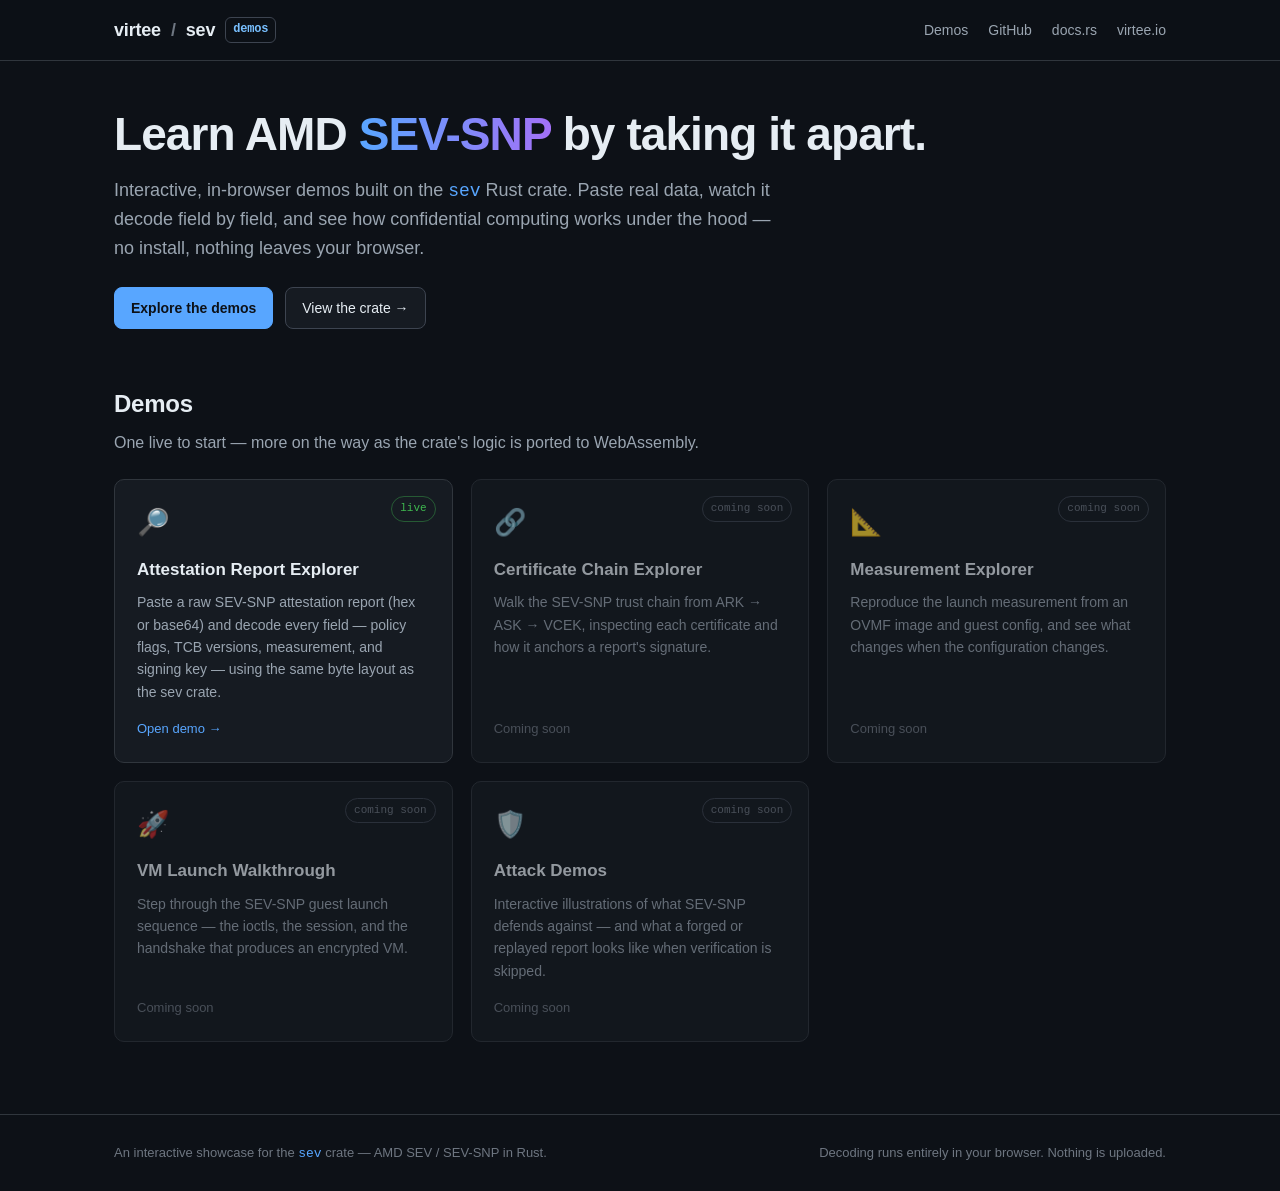
<file: index.html>
<!DOCTYPE html>
<html lang="en">
<head>
  <meta charset="utf-8" />
  <meta name="viewport" content="width=device-width, initial-scale=1" />
  <title>virtee/sev — Interactive Demos</title>
  <meta name="description" content="Interactive, in-browser demos for the AMD SEV / SEV-SNP sev crate: attestation report explorer and more." />
  <link rel="stylesheet" href="assets/css/site.css" />
</head>
<body>
  <main class="site-main">
    <section class="hero">
      <h1>Learn AMD <span class="grad">SEV-SNP</span> by taking it apart.</h1>
      <p class="lead">
        Interactive, in-browser demos built on the
        <a href="https://github.com/virtee/sev"><code>sev</code></a> Rust crate.
        Paste real data, watch it decode field by field, and see how confidential
        computing works under the hood — no install, nothing leaves your browser.
      </p>
      <div class="cta">
        <a class="btn primary" href="#demos">Explore the demos</a>
        <a class="btn" href="https://github.com/virtee/sev">View the crate →</a>
      </div>
    </section>

    <section id="demos">
      <div class="section-head">
        <h2>Demos</h2>
        <p>One live to start — more on the way as the crate's logic is ported to WebAssembly.</p>
      </div>
      <div class="demo-grid" id="demo-grid"><!-- rendered from demos.js --></div>
    </section>
  </main>

  <script type="module">
    import { DEMOS } from "./assets/js/demos.js";
    import { mountChrome } from "./assets/js/layout.js";

    mountChrome({ base: "" });

    const grid = document.getElementById("demo-grid");
    grid.innerHTML = DEMOS.map((d) => {
      const live = d.status === "live";
      const tag = live ? "live" : "coming soon";
      const link = live
        ? `<a class="card-link" href="${d.href}">Open demo →</a>`
        : `<span class="card-link" style="color:var(--text-mut)">Coming soon</span>`;
      return `
        <article class="demo-card ${live ? "live" : "soon"}">
          <span class="tag">${tag}</span>
          <div class="icon">${d.icon}</div>
          <h3>${d.title}</h3>
          <p>${d.blurb}</p>
          ${link}
        </article>`;
    }).join("");
  </script>
</body>
</html>
</file>
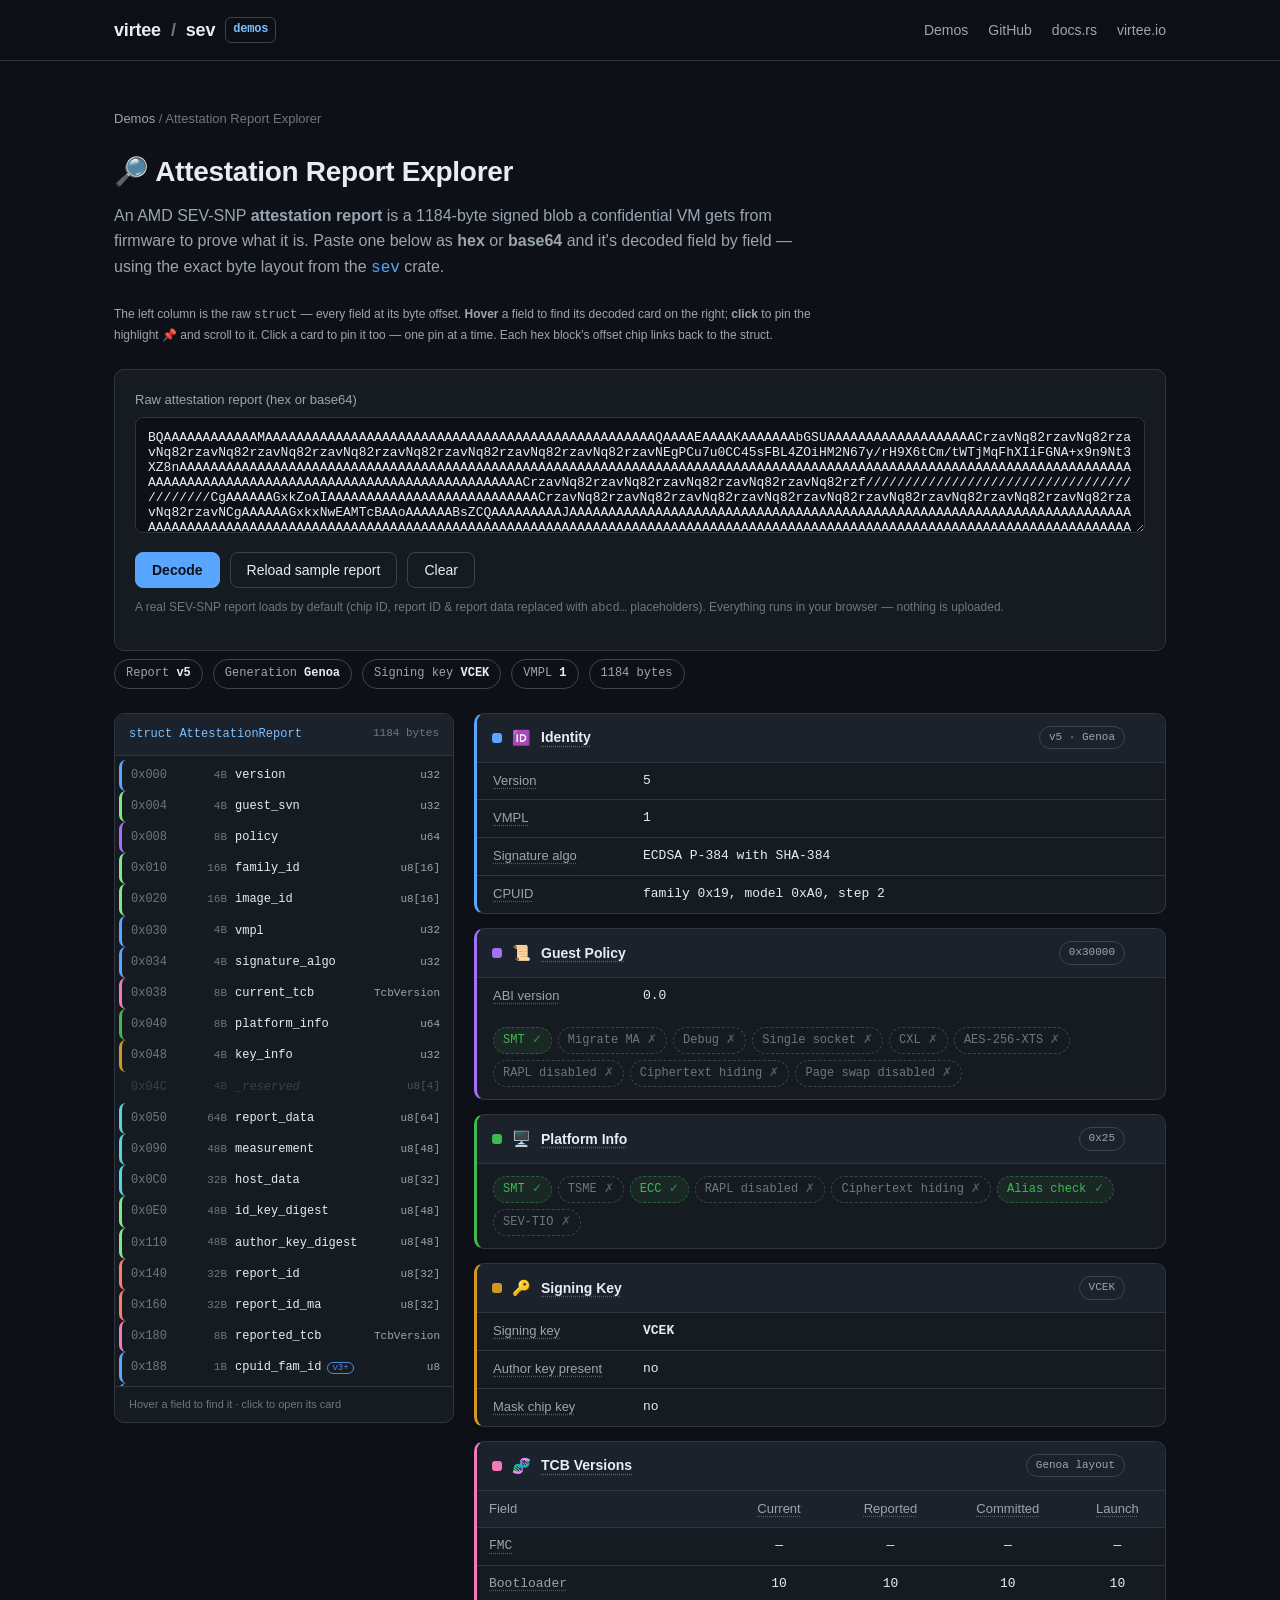
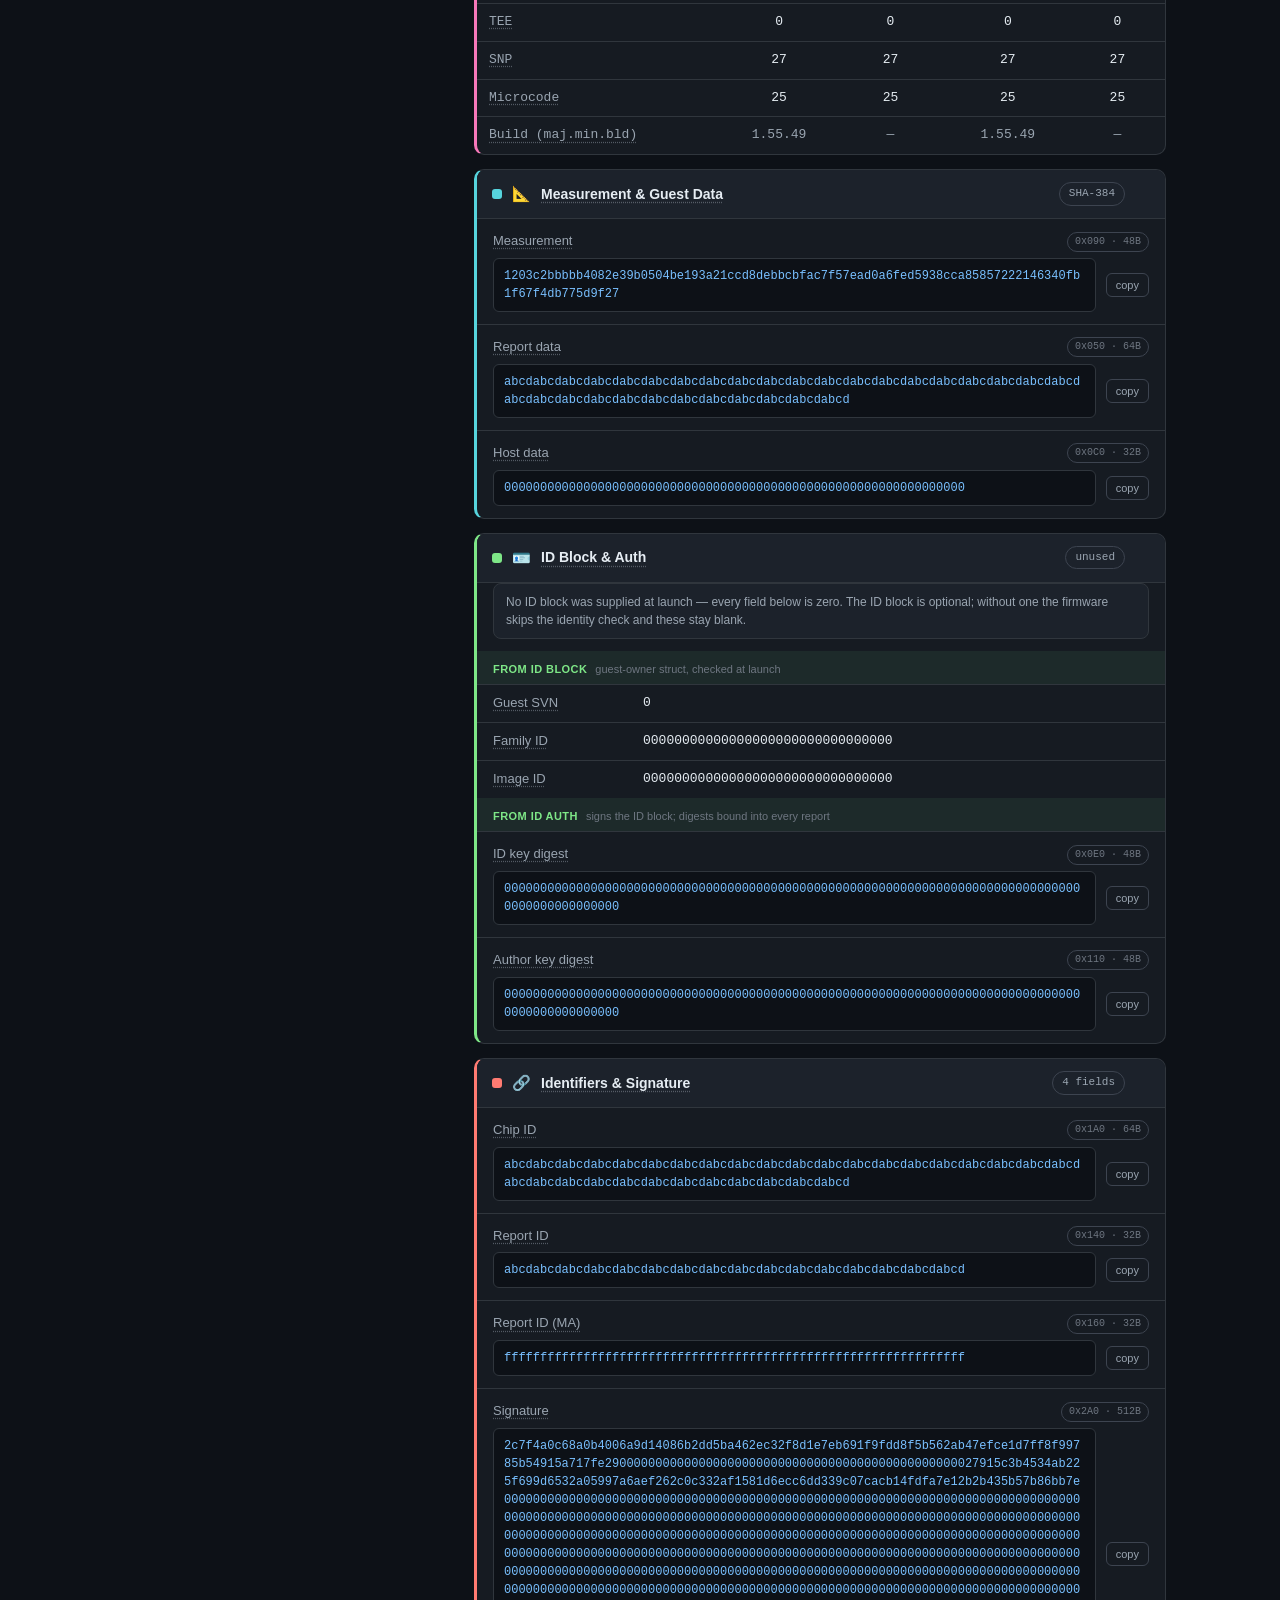
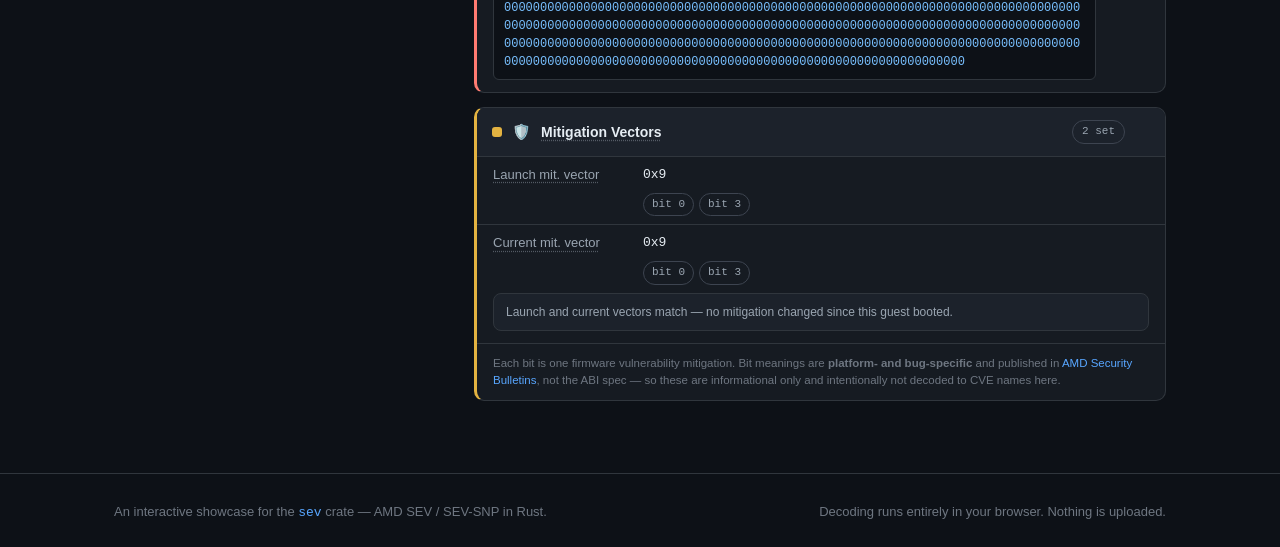
<file: demos/attestation-explorer/index.html>
<!DOCTYPE html>
<html lang="en">
<head>
  <meta charset="utf-8" />
  <meta name="viewport" content="width=device-width, initial-scale=1" />
  <title>Attestation Report Explorer — virtee/sev</title>
  <meta name="description" content="Decode a raw AMD SEV-SNP attestation report in your browser — policy, TCB, measurement, and signing key." />
  <link rel="stylesheet" href="../../assets/css/site.css" />
  <link rel="stylesheet" href="./explorer.css" />
</head>
<body>
  <main class="site-main">
    <div class="crumb"><a href="../../index.html">Demos</a> / Attestation Report Explorer</div>

    <div class="explorer-head">
      <h1>🔎 Attestation Report Explorer</h1>
      <p>
        An AMD SEV-SNP <strong>attestation report</strong> is a 1184-byte signed blob a
        confidential VM gets from firmware to prove what it is. Paste one below as
        <strong>hex</strong> or <strong>base64</strong> and it's decoded field by field —
        using the exact byte layout from the
        <a href="https://github.com/virtee/sev"><code>sev</code></a> crate.
      </p>
      <p class="hint" style="max-width:720px">
        The left column is the raw <code>struct</code> — every field at its byte offset.
        <strong>Hover</strong> a field to find its decoded card on the right;
        <strong>click</strong> to pin the highlight 📌 and scroll to it. Click a card to pin it too
        — one pin at a time. Each hex block's offset chip links back to the struct.
      </p>
    </div>

    <section class="panel">
      <label class="field-label" for="report-input">Raw attestation report (hex or base64)</label>
      <textarea id="report-input" rows="6" placeholder="Paste a report as hex (0x… or bare) or base64 — or load the sample."></textarea>
      <div class="toolbar">
        <button class="btn primary" id="parse-btn">Decode</button>
        <button class="btn" id="sample-btn">Reload sample report</button>
        <button class="btn" id="clear-btn">Clear</button>
        <span class="hint">A real SEV-SNP report loads by default (chip ID, report ID &amp; report data replaced with <code>abcd…</code> placeholders). Everything runs in your browser — nothing is uploaded.</span>
      </div>
      <div id="error" class="err" style="margin-top:12px"></div>
    </section>

    <div id="output"></div>
  </main>

  <script type="module" src="./explorer.js"></script>
</body>
</html>
</file>
<file: assets/css/site.css>
/* ===========================================================================
   virtee/sev interactive demos — shared stylesheet
   One design system for the landing page and every demo. Demos should only
   need demo-specific tweaks on top of this.
   =========================================================================== */

:root {
  /* palette */
  --bg:        #0d1117;
  --bg-elev:   #161b22;
  --bg-elev-2: #1c222b;
  --border:    #30363d;
  --border-hi: #3d4450;
  --text:      #e6edf3;
  --text-dim:  #9aa5b1;
  --text-mut:  #6e7681;
  --accent:    #58a6ff;
  --accent-2:  #79c0ff;
  --good:      #3fb950;
  --warn:      #d29922;
  --bad:       #f85149;
  --mono: ui-monospace, "SF Mono", "JetBrains Mono", "Fira Code", Menlo, Consolas, monospace;
  --sans: -apple-system, BlinkMacSystemFont, "Segoe UI", Roboto, Helvetica, Arial, sans-serif;
  --radius: 10px;
  --maxw: 1100px;
}

* { box-sizing: border-box; }

html { scroll-behavior: smooth; }

body {
  margin: 0;
  background: var(--bg);
  color: var(--text);
  font-family: var(--sans);
  line-height: 1.6;
  -webkit-font-smoothing: antialiased;
}

a { color: var(--accent); text-decoration: none; }
a:hover { text-decoration: underline; }

code, pre, .mono { font-family: var(--mono); }

/* ---- layout shell ---- */
.site-header {
  border-bottom: 1px solid var(--border);
  background: rgba(13, 17, 23, 0.85);
  backdrop-filter: blur(8px);
  position: sticky;
  top: 0;
  z-index: 10;
}
.site-header .inner,
.site-main,
.site-footer .inner {
  max-width: var(--maxw);
  margin: 0 auto;
  padding: 0 24px;
}
.site-header .inner {
  display: flex;
  align-items: center;
  gap: 18px;
  height: 60px;
}
.brand {
  font-weight: 700;
  font-size: 18px;
  color: var(--text);
  letter-spacing: -0.01em;
  display: flex;
  align-items: center;
  gap: 10px;
}
.brand .chip {
  font-family: var(--mono);
  font-size: 12px;
  color: var(--accent-2);
  border: 1px solid var(--border-hi);
  border-radius: 6px;
  padding: 2px 7px;
}
.site-header nav { margin-left: auto; display: flex; gap: 20px; font-size: 14px; }
.site-header nav a { color: var(--text-dim); }
.site-header nav a:hover { color: var(--text); text-decoration: none; }

.site-main { padding-top: 48px; padding-bottom: 72px; }

.site-footer {
  border-top: 1px solid var(--border);
  color: var(--text-mut);
  font-size: 13px;
  padding: 28px 0;
}
.site-footer .inner { display: flex; flex-wrap: wrap; gap: 16px; justify-content: space-between; }

/* ---- hero ---- */
.hero { margin-bottom: 56px; }
.hero h1 {
  font-size: clamp(32px, 5vw, 46px);
  line-height: 1.1;
  letter-spacing: -0.02em;
  margin: 0 0 16px;
}
.hero h1 .grad {
  background: linear-gradient(92deg, var(--accent) 0%, #a371f7 100%);
  -webkit-background-clip: text;
  background-clip: text;
  color: transparent;
}
.hero p.lead {
  font-size: 18px;
  color: var(--text-dim);
  max-width: 680px;
  margin: 0 0 24px;
}
.hero .cta { display: flex; gap: 12px; flex-wrap: wrap; }

/* ---- buttons ---- */
.btn {
  display: inline-flex;
  align-items: center;
  gap: 8px;
  font-family: var(--sans);
  font-size: 14px;
  font-weight: 500;
  padding: 9px 16px;
  border-radius: 8px;
  border: 1px solid var(--border-hi);
  background: var(--bg-elev);
  color: var(--text);
  cursor: pointer;
  transition: border-color .15s, background .15s;
}
.btn:hover { border-color: var(--accent); text-decoration: none; }
.btn.primary { background: var(--accent); border-color: var(--accent); color: #0d1117; font-weight: 600; }
.btn.primary:hover { background: var(--accent-2); }

/* ---- section heading ---- */
.section-head { margin: 0 0 24px; }
.section-head h2 { font-size: 24px; margin: 0 0 6px; letter-spacing: -0.01em; }
.section-head p { color: var(--text-dim); margin: 0; }

/* ---- demo card grid ---- */
.demo-grid {
  display: grid;
  grid-template-columns: repeat(auto-fill, minmax(300px, 1fr));
  gap: 18px;
}
.demo-card {
  position: relative;
  display: flex;
  flex-direction: column;
  border: 1px solid var(--border);
  border-radius: var(--radius);
  background: var(--bg-elev);
  padding: 22px;
  transition: border-color .15s, transform .15s;
}
.demo-card.live:hover { border-color: var(--accent); transform: translateY(-2px); }
.demo-card.live { cursor: pointer; }
.demo-card.soon { opacity: 0.62; }
.demo-card .icon { font-size: 26px; margin-bottom: 12px; }
.demo-card h3 { margin: 0 0 8px; font-size: 17px; }
.demo-card p { margin: 0 0 16px; color: var(--text-dim); font-size: 14px; flex: 1; }
.demo-card .tag {
  position: absolute; top: 16px; right: 16px;
  font-size: 11px; font-family: var(--mono);
  padding: 3px 8px; border-radius: 20px;
  border: 1px solid var(--border-hi); color: var(--text-mut);
}
.demo-card.live .tag  { color: var(--good); border-color: rgba(63,185,80,.4); }
.demo-card .card-link { font-size: 13px; color: var(--accent); font-weight: 500; }
.demo-card a::after { content: ""; position: absolute; inset: 0; }

/* ---- generic panels used inside demos ---- */
.panel {
  border: 1px solid var(--border);
  border-radius: var(--radius);
  background: var(--bg-elev);
  padding: 20px;
}
.panel + .panel { margin-top: 18px; }

label.field-label { display: block; font-size: 13px; color: var(--text-dim); margin-bottom: 6px; }

textarea, input[type=text] {
  width: 100%;
  background: var(--bg);
  border: 1px solid var(--border);
  border-radius: 8px;
  color: var(--text);
  font-family: var(--mono);
  font-size: 13px;
  padding: 12px;
  resize: vertical;
}
textarea:focus, input:focus { outline: none; border-color: var(--accent); }

.toolbar { display: flex; gap: 10px; flex-wrap: wrap; margin-top: 12px; align-items: center; }

.hint { font-size: 12px; color: var(--text-mut); }
.err  { color: var(--bad); font-size: 13px; font-family: var(--mono); }

/* breadcrumb for demo pages */
.crumb { font-size: 13px; color: var(--text-mut); margin-bottom: 20px; }
.crumb a { color: var(--text-dim); }
</file>
<file: demos/attestation-explorer/explorer.css>
/* Attestation explorer — demo-specific styling on top of site.css */

.explorer-head h1 { font-size: 28px; margin: 0 0 8px; letter-spacing: -0.01em; }
.explorer-head p { color: var(--text-dim); margin: 0 0 24px; max-width: 720px; }

/* ---- per-group color key (shared by struct map + cards) ------------------ */
[data-group="identity"]   { --g: #58a6ff; }
[data-group="policy"]     { --g: #a371f7; }
[data-group="platform"]   { --g: #3fb950; }
[data-group="key"]        { --g: #d29922; }
[data-group="tcb"]        { --g: #f778ba; }
[data-group="data"]       { --g: #56d4dd; }
[data-group="idblock"]    { --g: #7ee787; }
[data-group="ids"]        { --g: #ff7b72; }
[data-group="mitigation"] { --g: #e3b341; }

/* ===========================================================================
   Two-pane dissection: struct map (left) linked to decoded cards (right)
   =========================================================================== */
.dissect {
  display: grid;
  grid-template-columns: 340px 1fr;
  gap: 20px;
  margin-top: 24px;
  align-items: start;
}
@media (max-width: 860px) {
  .dissect { grid-template-columns: 1fr; }
  .struct-map { position: static !important; }
}

/* ---- left: struct map ---- */
.struct-map {
  position: sticky;
  top: 76px;
  border: 1px solid var(--border);
  border-radius: var(--radius);
  background: var(--bg-elev);
  overflow: hidden;
}
.struct-head {
  display: flex; justify-content: space-between; align-items: center;
  padding: 11px 14px; border-bottom: 1px solid var(--border);
  background: var(--bg-elev-2);
}
.struct-head code { font-size: 12px; color: var(--accent-2); }
.struct-head span { font-size: 11px; color: var(--text-mut); font-family: var(--mono); }

.struct-rows { list-style: none; margin: 0; padding: 4px; max-height: 70vh; overflow-y: auto; }
.srow {
  display: grid;
  grid-template-columns: 54px 34px 1fr auto;
  align-items: center;
  gap: 8px;
  padding: 6px 9px;
  border-radius: 7px;
  border-left: 3px solid transparent;
  font-size: 12px;
  cursor: default;
  transition: background .12s, border-color .12s;
}
.srow[data-group] { cursor: pointer; border-left-color: var(--g); }
.srow .off  { font-family: var(--mono); color: var(--text-mut); }
.srow .sz   { font-family: var(--mono); color: var(--text-mut); text-align: right; font-size: 11px; }
.srow .fname{ font-family: var(--mono); color: var(--text); white-space: nowrap; overflow: hidden; text-overflow: ellipsis; }
.srow .ftype{ font-family: var(--mono); color: var(--text-dim); font-size: 11px; }
.srow .vtag {
  margin-left: 6px; font-size: 9px; color: var(--g);
  border: 1px solid var(--g); border-radius: 10px; padding: 0 4px; opacity: .8;
}
.srow.reserved { opacity: .4; }
.srow.reserved .fname { color: var(--text-mut); font-style: italic; }
.srow[data-group]:hover,
.srow.hl {
  background: color-mix(in srgb, var(--g) 16%, transparent);
  border-left-color: var(--g);
}
.srow.pinned {
  background: color-mix(in srgb, var(--g) 28%, transparent);
  border-left-color: var(--g);
  box-shadow: inset 0 0 0 1px color-mix(in srgb, var(--g) 50%, transparent);
}

.struct-foot { padding: 9px 14px; border-top: 1px solid var(--border); font-size: 11px; color: var(--text-mut); }

/* ---- right: cards column ---- */
.cards { display: flex; flex-direction: column; gap: 14px; }

.group {
  border: 1px solid var(--border);
  border-left: 3px solid var(--g, var(--border));
  border-radius: var(--radius);
  background: var(--bg-elev);
  overflow: hidden;
  scroll-margin-top: 76px;
  cursor: pointer;
  transition: border-color .12s, box-shadow .12s;
}
.group:focus { outline: none; }
/* hover preview: soft glow */
.group.hl { box-shadow: 0 0 0 1px var(--g), 0 0 18px -6px var(--g); }
/* pinned: stronger, persistent ring + tinted header */
.group.pinned { box-shadow: 0 0 0 2px var(--g), 0 0 22px -4px var(--g); }
.group.pinned .group-head { background: color-mix(in srgb, var(--g) 14%, var(--bg-elev-2)); }
.group.pinned .pin-dot { opacity: 1; }

.group-head {
  width: 100%;
  display: flex; align-items: center; gap: 10px;
  padding: 12px 15px;
  background: var(--bg-elev-2);
  border: none; border-bottom: 1px solid var(--border);
  color: var(--text); font-family: var(--sans); font-size: 14px; text-align: left;
}
.group:hover .group-head { background: #20262f; }
.group-head .swatch { width: 10px; height: 10px; border-radius: 3px; background: var(--g); flex: none; }
.group-head .g-icon { font-size: 15px; }
.group-head .g-title { font-weight: 600; }
.group-head .g-summary {
  margin-left: auto; font-family: var(--mono); font-size: 11px; color: var(--text-dim);
  border: 1px solid var(--border-hi); border-radius: 20px; padding: 2px 9px;
}
.group-head .pin-dot { font-size: 12px; opacity: 0; transition: opacity .12s; }

/* ---- key/value rows ---- */
.kv { display: grid; grid-template-columns: 150px 1fr; }
.kv > div { padding: 8px 16px; border-bottom: 1px solid var(--border); font-size: 13px; }
.kv > div:nth-child(odd) { color: var(--text-dim); }
.kv > div:nth-child(even) { font-family: var(--mono); word-break: break-word; }
.kv > div:nth-last-child(-n+2) { border-bottom: none; }

/* ---- flag chips ---- */
.flags { display: flex; flex-wrap: wrap; gap: 6px; padding: 12px 16px; }
.flag {
  font-size: 12px; font-family: var(--mono);
  padding: 3px 9px; border-radius: 20px;
  border: 1px solid var(--border-hi);
}
.flag.on  { color: var(--good); border-color: rgba(63,185,80,.4);  background: rgba(63,185,80,.08); }
.flag.off { color: var(--text-mut); }
.flag .v { opacity: .7; }

/* ---- hex blocks with copy ---- */
.hexblock { padding: 12px 16px; border-bottom: 1px solid var(--border); }
.hexblock:last-child { border-bottom: none; }
.hexblock-head { display: flex; align-items: center; justify-content: space-between; margin-bottom: 6px; }
.hexblock .field-label { margin: 0; }
.off-chip {
  font-family: var(--mono); font-size: 10px; color: var(--text-mut);
  border: 1px solid var(--border-hi); border-radius: 20px; padding: 1px 7px; cursor: pointer;
}
.off-chip:hover { color: var(--accent); border-color: var(--accent); }
.hexblock .hexrow { display: flex; align-items: center; gap: 10px; }
.hex {
  font-family: var(--mono); font-size: 12px; color: var(--accent-2);
  background: var(--bg); border: 1px solid var(--border); border-radius: 6px;
  padding: 8px 10px; word-break: break-all; line-height: 1.5; flex: 1;
}
.copy {
  flex: none; cursor: pointer; font-size: 11px; color: var(--text-dim);
  border: 1px solid var(--border-hi); background: var(--bg-elev); border-radius: 6px;
  padding: 5px 9px;
}
.copy:hover { color: var(--text); border-color: var(--accent); }
.copy.done { color: var(--good); border-color: rgba(63,185,80,.4); }

/* ---- ID block sub-section headers ---- */
.sub-head {
  display: flex; align-items: baseline; gap: 8px; flex-wrap: wrap;
  padding: 10px 16px 6px;
  font-size: 11px; font-weight: 600; letter-spacing: .04em; text-transform: uppercase;
  color: var(--g);
  border-bottom: 1px solid var(--border);
  background: color-mix(in srgb, var(--g) 7%, transparent);
}
.sub-head span {
  font-weight: 400; letter-spacing: 0; text-transform: none;
  font-size: 11px; color: var(--text-mut);
}

/* ---- mitigation vectors ---- */
.mit-kv > div:nth-child(even) { display: block; }
.mit-bits { display: flex; flex-wrap: wrap; gap: 5px; margin-top: 7px; }
.mit-bit {
  font-family: var(--mono); font-size: 11px;
  padding: 2px 8px; border-radius: 20px;
  border: 1px solid var(--border-hi); color: var(--text-dim);
}
/* a bit that current has but launch didn't = applied live after boot */
.mit-bit.added {
  color: var(--g); border-color: var(--g);
  background: color-mix(in srgb, var(--g) 14%, transparent);
}
.mit-none { font-family: var(--mono); font-size: 11px; color: var(--text-mut); margin-left: 8px; }

.mit-diff {
  margin: 0 16px 12px; padding: 9px 12px;
  font-size: 12px; line-height: 1.5; border-radius: 8px;
}
.mit-diff.same   { color: var(--text-dim); background: var(--bg-elev-2); border: 1px solid var(--border); }
.mit-diff.changed {
  color: var(--text);
  background: color-mix(in srgb, var(--g) 12%, transparent);
  border: 1px solid color-mix(in srgb, var(--g) 45%, transparent);
}
.mit-diff b { color: var(--g); }

.mit-note {
  padding: 11px 16px; border-top: 1px solid var(--border);
  font-size: 11.5px; line-height: 1.5; color: var(--text-mut);
}
.mit-note a { color: var(--accent); }

/* ---- TCB comparison table ---- */
.tcb-table { width: 100%; border-collapse: collapse; font-size: 13px; }
.tcb-table th, .tcb-table td { padding: 8px 12px; text-align: center; border-bottom: 1px solid var(--border); }
.tcb-table th { color: var(--text-dim); font-weight: 500; background: var(--bg-elev-2); }
.tcb-table td:first-child, .tcb-table th:first-child { text-align: left; color: var(--text-dim); }
.tcb-table td { font-family: var(--mono); }
.tcb-table tr:last-child td { border-bottom: none; }
.tcb-table .build-row td { color: var(--text-dim); }

/* ---- summary banner ---- */
.summary-banner {
  display: flex; flex-wrap: wrap; gap: 10px; align-items: center;
  margin-top: 8px; margin-bottom: 4px;
}
.summary-banner .pill {
  font-family: var(--mono); font-size: 12px;
  padding: 4px 11px; border-radius: 20px;
  border: 1px solid var(--border-hi); color: var(--text-dim);
}
.summary-banner .pill b { color: var(--text); font-weight: 600; }

/* ---- hover tooltips ------------------------------------------------------ */
/* A subtle "this has an explanation" affordance: dotted underline + help cursor.
   Applied to any element explorer.js tagged with data-tip. */
.has-tip { cursor: help; }
.kv > div.has-tip,
.hexblock .field-label.has-tip,
.tcb-table th.has-tip,
.tcb-table td.has-tip,
.group-head .g-title.has-tip {
  text-decoration: underline dotted color-mix(in srgb, var(--text-mut) 70%, transparent);
  text-underline-offset: 3px;
}
.flag.has-tip { border-style: dashed; }
/* don't let the focus ring look like an error */
.has-tip:focus-visible { outline: 2px solid var(--accent); outline-offset: 2px; border-radius: 4px; }

/* The single floating bubble (appended to <body>). */
.tip-bubble {
  position: fixed;
  z-index: 100;
  max-width: 300px;
  padding: 9px 12px;
  font-family: var(--sans);
  font-size: 12.5px;
  line-height: 1.5;
  color: var(--text);
  background: var(--bg-elev-2);
  border: 1px solid var(--border-hi);
  border-radius: 8px;
  box-shadow: 0 8px 24px -8px rgba(0, 0, 0, .6);
  pointer-events: none;
  opacity: 0;
  transform: translateY(2px);
  transition: opacity .12s, transform .12s;
}
.tip-bubble.show { opacity: 1; transform: translateY(0); }

/* little arrow — points down when above the target, up when below */
.tip-bubble::after {
  content: "";
  position: absolute;
  left: 50%;
  transform: translateX(-50%);
  border: 6px solid transparent;
}
.tip-bubble:not(.below)::after {
  top: 100%;
  border-top-color: var(--border-hi);
}
.tip-bubble.below::after {
  bottom: 100%;
  border-bottom-color: var(--border-hi);
}

/* ---- flash when a card/row is targeted via a link ---- */
@keyframes flashpulse {
  0%   { box-shadow: 0 0 0 2px var(--g, var(--accent)); }
  100% { box-shadow: 0 0 0 1px transparent; }
}
.flash { animation: flashpulse .9s ease-out; }
</file>
